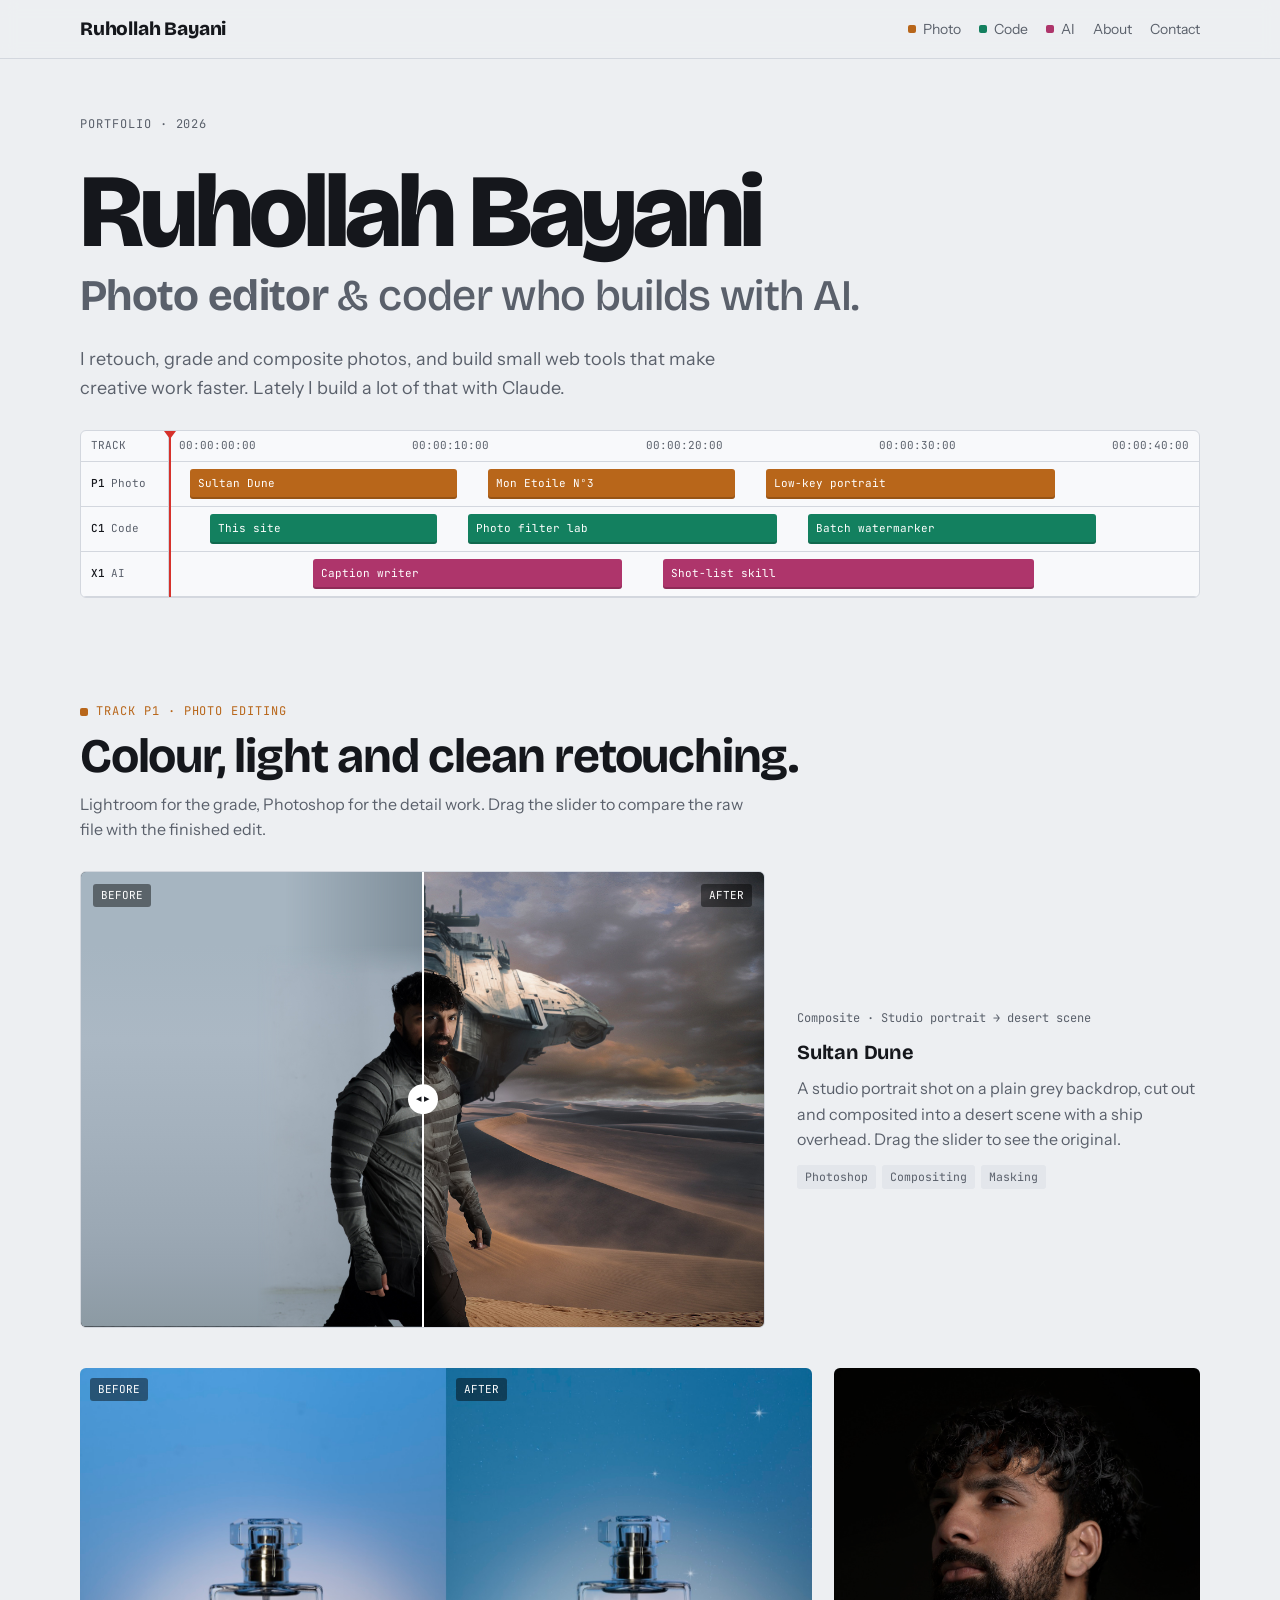
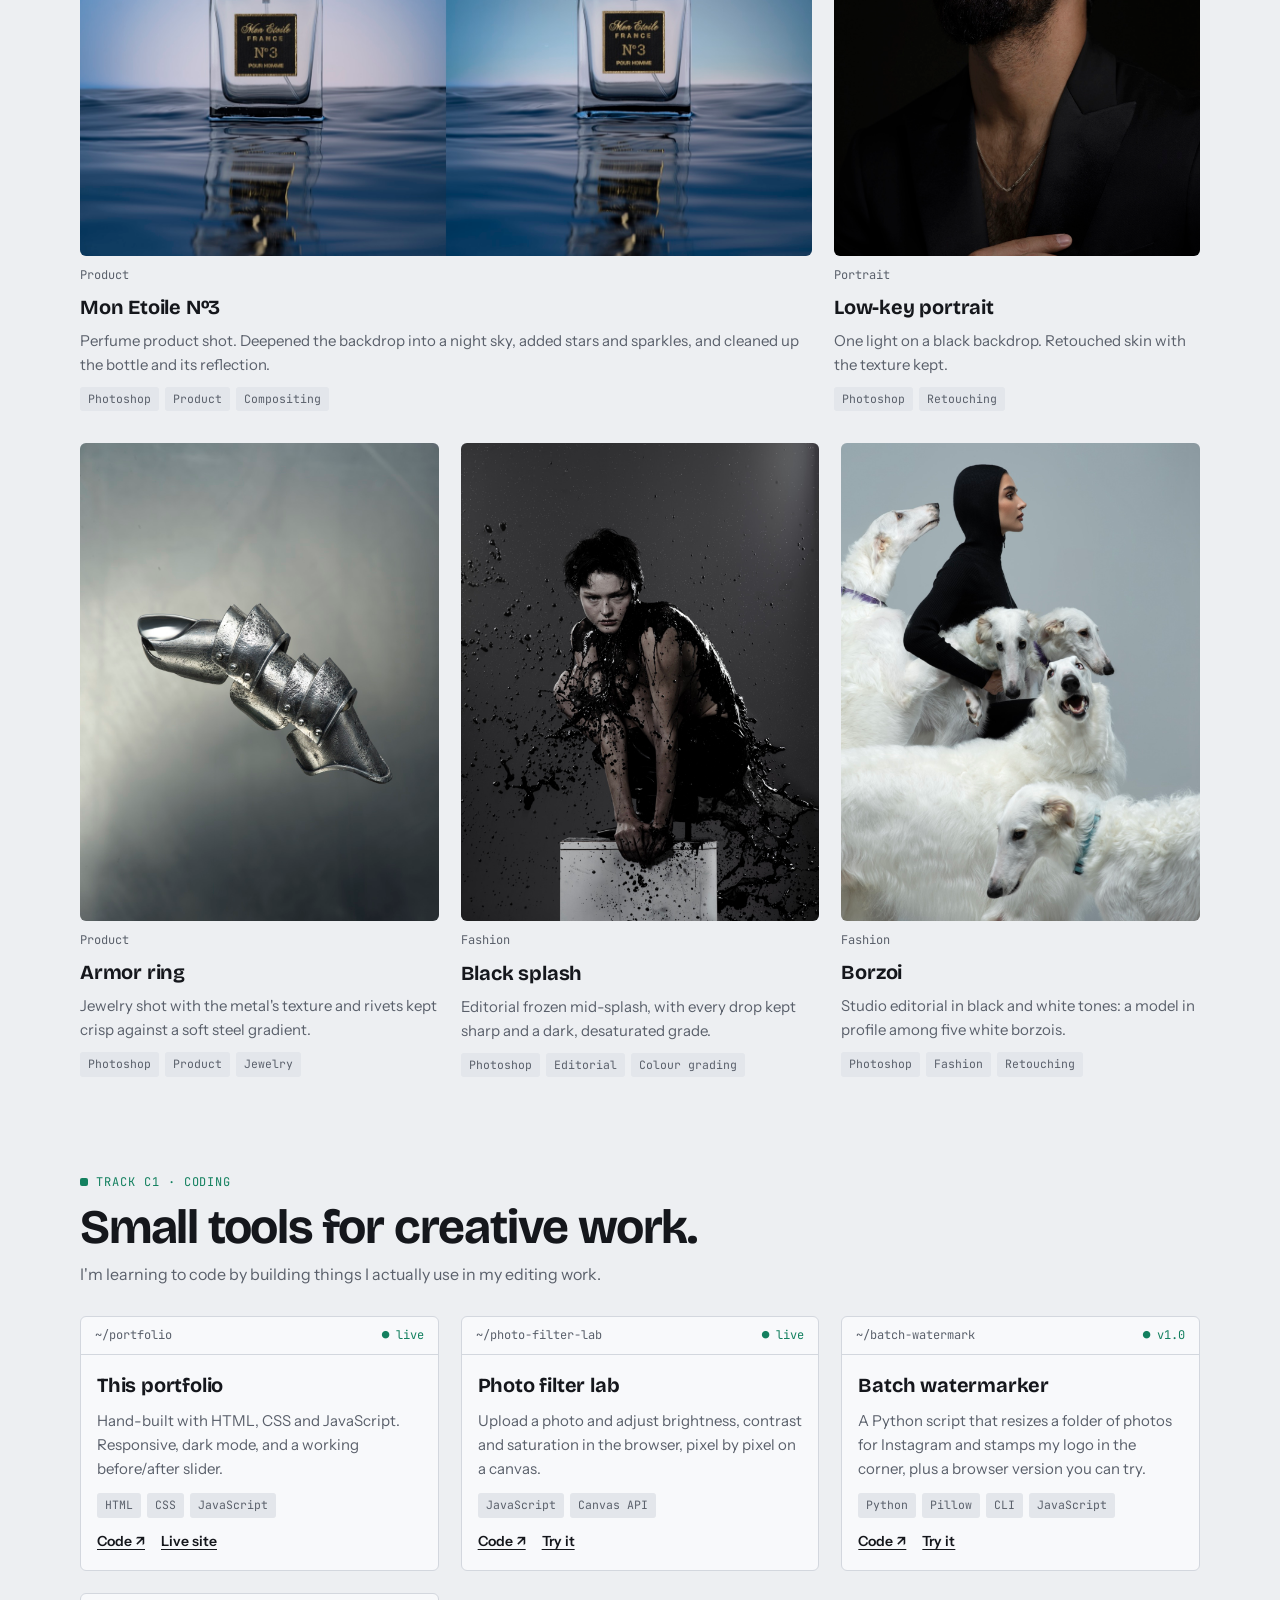
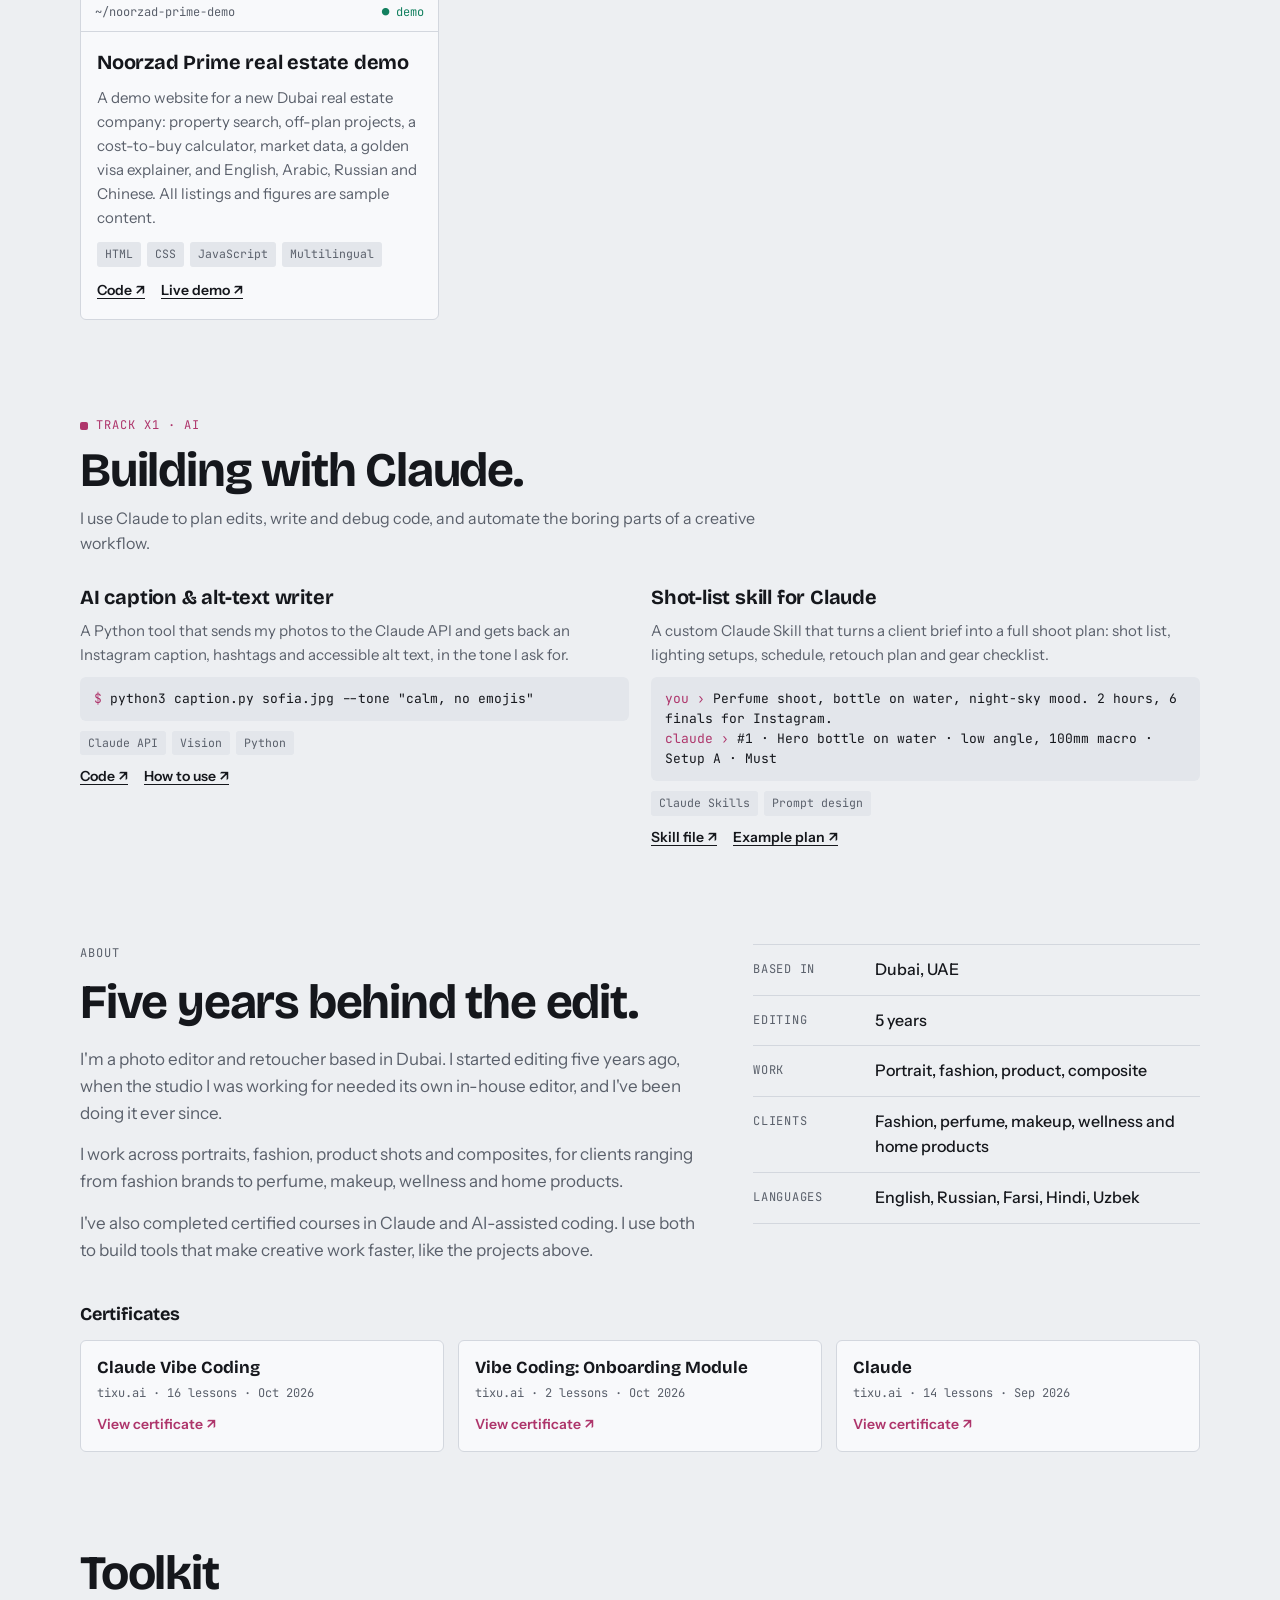
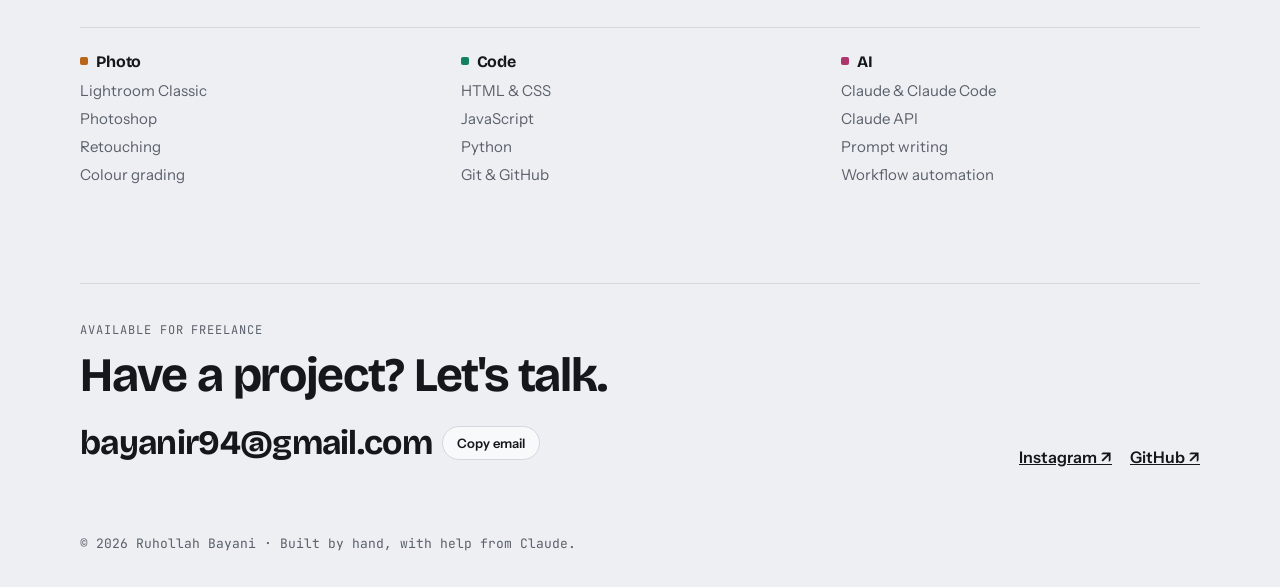
<file: index.html>
<!doctype html>
<html lang="en">
<head>
<meta charset="utf-8">
<meta name="viewport" content="width=device-width, initial-scale=1, viewport-fit=cover">
<title>Ruhollah Bayani · Portfolio</title>
<meta name="description" content="Photo editing, coding and AI work.">
<link rel="preconnect" href="https://fonts.googleapis.com">
<link rel="preconnect" href="https://fonts.gstatic.com" crossorigin>
<link rel="stylesheet" href="https://fonts.googleapis.com/css2?family=Bricolage+Grotesque:opsz,wght@12..96,500;12..96,700;12..96,800&family=Instrument+Sans:wght@400;500;600&family=JetBrains+Mono:wght@400;500&display=swap">
<link rel="stylesheet" href="style.css">
</head>
<body>

<header class="top">
  <div class="wrap">
    <a class="brand" href="#top">Ruhollah Bayani</a>
    <nav class="nav" aria-label="Sections">
      <a href="#photo"><span class="dot" style="background:var(--photo)"></span>Photo</a>
      <a href="#code"><span class="dot" style="background:var(--code)"></span>Code</a>
      <a href="#ai"><span class="dot" style="background:var(--ai)"></span>AI</a>
      <a href="#about">About</a>
      <a href="#contact">Contact</a>
    </nav>
  </div>
</header>

<main class="wrap" id="top">

  <div class="hero">
    <span class="eyebrow">Portfolio · 2026</span>
    <h1>Ruhollah Bayani
      <span class="role"><b>Photo editor</b> &amp; coder who builds with AI.</span>
    </h1>
    <p class="lede">I retouch, grade and composite photos, and build small web tools that make creative work faster. Lately I build a lot of that with Claude.</p>

    <div class="timeline-scroll" role="region" aria-label="Project timeline" tabindex="0">
      <div class="timeline">
        <div class="ruler">
          <div class="corner">TRACK</div>
          <div class="ticks"><span>00:00:00:00</span><span>00:00:10:00</span><span>00:00:20:00</span><span>00:00:30:00</span><span>00:00:40:00</span></div>
        </div>
        <div class="track">
          <div class="label"><strong>P1</strong> Photo</div>
          <div class="lane">
            <a class="clip" href="#photo" style="--c:var(--photo);left:2%;width:26%">Sultan Dune</a>
            <a class="clip" href="#photo" style="--c:var(--photo);left:31%;width:24%">Mon Etoile Nº3</a>
            <a class="clip" href="#photo" style="--c:var(--photo);left:58%;width:28%">Low-key portrait</a>
          </div>
        </div>
        <div class="track">
          <div class="label"><strong>C1</strong> Code</div>
          <div class="lane">
            <a class="clip" href="#code" style="--c:var(--code);left:4%;width:22%">This site</a>
            <a class="clip" href="#code" style="--c:var(--code);left:29%;width:30%">Photo filter lab</a>
            <a class="clip" href="#code" style="--c:var(--code);left:62%;width:28%">Batch watermarker</a>
          </div>
        </div>
        <div class="track">
          <div class="label"><strong>X1</strong> AI</div>
          <div class="lane">
            <a class="clip" href="#ai" style="--c:var(--ai);left:14%;width:30%">Caption writer</a>
            <a class="clip" href="#ai" style="--c:var(--ai);left:48%;width:36%">Shot-list skill</a>
          </div>
        </div>
        <div class="playhead" aria-hidden="true"></div>
      </div>
    </div>
  </div>

  <!-- PHOTO -->
  <section class="block" id="photo" style="--c:var(--photo)">
    <div class="block-head">
      <span class="tag"><span class="dot" style="background:var(--photo)"></span>Track P1 · Photo editing</span>
      <h2>Colour, light and clean retouching.</h2>
      <p>Lightroom for the grade, Photoshop for the detail work. Drag the slider to compare the raw file with the finished edit.</p>
    </div>

    <div class="ba-row">
      <div class="ba" id="ba" style="--split:50%">
        <img src="Image/after-web.jpg" alt="Finished composite: the subject walking across desert dunes with a huge ship hovering behind">
        <div class="before"><img src="Image/before.jpg" alt="The original studio shot against a plain grey backdrop, unedited RAW"></div>
        <span class="lbl l">BEFORE</span><span class="lbl r">AFTER</span>
        <div class="divider"></div>
        <input type="range" id="ba-range" min="0" max="100" value="50" aria-label="Compare before and after">
      </div>
      <div class="copy">
        <span class="meta">Composite · Studio portrait → desert scene</span>
        <h3>Sultan Dune</h3>
        <p>A studio portrait shot on a plain grey backdrop, cut out and composited into a desert scene with a ship overhead. Drag the slider to see the original.</p>
        <ul class="chips"><li>Photoshop</li><li>Compositing</li><li>Masking</li></ul>
      </div>
    </div>

    <div class="grid gallery">
      <article class="work">
        <div class="thumb photo landscape">
          <img src="Image/gallery-1.jpg" alt="Mon Etoile No 3 perfume bottle on rippling water: plain blue backdrop on the left, deep starry sky on the right" loading="lazy">
          <span class="lbl l">BEFORE</span><span class="lbl r">AFTER</span>
        </div>
        <span class="meta">Product</span>
        <h3>Mon Etoile Nº3</h3>
        <p>Perfume product shot. Deepened the backdrop into a night sky, added stars and sparkles, and cleaned up the bottle and its reflection.</p>
        <ul class="chips"><li>Photoshop</li><li>Product</li><li>Compositing</li></ul>
      </article>
      <article class="work">
        <div class="thumb photo portrait"><img src="Image/gallery-2.jpg" alt="Low-key studio portrait in a black suit, looking up and away from the camera" loading="lazy"></div>
        <span class="meta">Portrait</span>
        <h3>Low-key portrait</h3>
        <p>One light on a black backdrop. Retouched skin with the texture kept.</p>
        <ul class="chips"><li>Photoshop</li><li>Retouching</li></ul>
      </article>
    </div>
    <div class="grid gallery-row">
      <article class="work">
        <div class="thumb photo portrait"><img src="Image/gallery-3.jpg" alt="Hinged silver armor ring floating against a brushed steel-grey background" loading="lazy"></div>
        <span class="meta">Product</span>
        <h3>Armor ring</h3>
        <p>Jewelry shot with the metal's texture and rivets kept crisp against a soft steel gradient.</p>
        <ul class="chips"><li>Photoshop</li><li>Product</li><li>Jewelry</li></ul>
      </article>
      <article class="work">
        <div class="thumb photo portrait"><img src="Image/gallery-4.jpg" alt="Model crouched on a white box, splashed with black liquid frozen mid-air" loading="lazy"></div>
        <span class="meta">Fashion</span>
        <h3>Black splash</h3>
        <p>Editorial frozen mid-splash, with every drop kept sharp and a dark, desaturated grade.</p>
        <ul class="chips"><li>Photoshop</li><li>Editorial</li><li>Colour grading</li></ul>
      </article>
      <article class="work">
        <div class="thumb photo portrait"><img src="Image/gallery-5.jpg" alt="Model in a black hooded knit in profile, surrounded by white borzoi dogs on a grey backdrop" loading="lazy"></div>
        <span class="meta">Fashion</span>
        <h3>Borzoi</h3>
        <p>Studio editorial in black and white tones: a model in profile among five white borzois.</p>
        <ul class="chips"><li>Photoshop</li><li>Fashion</li><li>Retouching</li></ul>
      </article>
    </div>
  </section>

  <!-- CODE -->
  <section class="block" id="code" style="--c:var(--code)">
    <div class="block-head">
      <span class="tag"><span class="dot" style="background:var(--code)"></span>Track C1 · Coding</span>
      <h2>Small tools for creative work.</h2>
      <p>I'm learning to code by building things I actually use in my editing work.</p>
    </div>
    <div class="grid">
      <article class="repo">
        <div class="bar"><span>~/portfolio</span><span class="status">● live</span></div>
        <div class="body">
          <h3>This portfolio</h3>
          <p>Hand-built with HTML, CSS and JavaScript. Responsive, dark mode, and a working before/after slider.</p>
          <ul class="chips"><li>HTML</li><li>CSS</li><li>JavaScript</li></ul>
          <div class="links"><a href="https://github.com/RuhollahBayani/RuhollahBayani.github.io" target="_blank" rel="noopener">Code ↗</a><a href="https://ruhollahbayani.github.io/">Live site</a></div>
        </div>
      </article>
      <article class="repo">
        <div class="bar"><span>~/photo-filter-lab</span><span class="status">● live</span></div>
        <div class="body">
          <h3>Photo filter lab</h3>
          <p>Upload a photo and adjust brightness, contrast and saturation in the browser, pixel by pixel on a canvas.</p>
          <ul class="chips"><li>JavaScript</li><li>Canvas API</li></ul>
          <div class="links"><a href="https://github.com/RuhollahBayani/RuhollahBayani.github.io/tree/main/projects/photo-filter-lab" target="_blank" rel="noopener">Code ↗</a><a href="projects/photo-filter-lab/index.html">Try it</a></div>
        </div>
      </article>
      <article class="repo">
        <div class="bar"><span>~/batch-watermark</span><span class="status">● v1.0</span></div>
        <div class="body">
          <h3>Batch watermarker</h3>
          <p>A Python script that resizes a folder of photos for Instagram and stamps my logo in the corner, plus a browser version you can try.</p>
          <ul class="chips"><li>Python</li><li>Pillow</li><li>CLI</li><li>JavaScript</li></ul>
          <div class="links"><a href="https://github.com/RuhollahBayani/RuhollahBayani.github.io/tree/main/projects/batch-watermark" target="_blank" rel="noopener">Code ↗</a><a href="projects/batch-watermark/index.html">Try it</a></div>
        </div>
      </article>
      <article class="repo">
        <div class="bar"><span>~/noorzad-prime-demo</span><span class="status">● demo</span></div>
        <div class="body">
          <h3>Noorzad Prime real estate demo</h3>
          <p>A demo website for a new Dubai real estate company: property search, off-plan projects, a cost-to-buy calculator, market data, a golden visa explainer, and English, Arabic, Russian and Chinese. All listings and figures are sample content.</p>
          <ul class="chips"><li>HTML</li><li>CSS</li><li>JavaScript</li><li>Multilingual</li></ul>
          <div class="links"><a href="https://github.com/RuhollahBayani/noorzad-prime-demo" target="_blank" rel="noopener">Code ↗</a><a href="https://ruhollahbayani.github.io/noorzad-prime-demo/" target="_blank" rel="noopener">Live demo ↗</a></div>
        </div>
      </article>
    </div>
  </section>

  <!-- AI -->
  <section class="block" id="ai" style="--c:var(--ai)">
    <div class="block-head">
      <span class="tag"><span class="dot" style="background:var(--ai)"></span>Track X1 · AI</span>
      <h2>Building with Claude.</h2>
      <p>I use Claude to plan edits, write and debug code, and automate the boring parts of a creative workflow.</p>
    </div>
    <div class="ai-grid">
      <article class="work">
        <h3>AI caption &amp; alt-text writer</h3>
        <p>A Python tool that sends my photos to the Claude API and gets back an Instagram caption, hashtags and accessible alt text, in the tone I ask for.</p>
        <div class="prompt"><span class="who">$</span> python3 caption.py sofia.jpg --tone "calm, no emojis"</div>
        <ul class="chips"><li>Claude API</li><li>Vision</li><li>Python</li></ul>
        <div class="links"><a href="https://github.com/RuhollahBayani/RuhollahBayani.github.io/blob/main/projects/caption-writer/caption.py" target="_blank" rel="noopener">Code ↗</a><a href="https://github.com/RuhollahBayani/RuhollahBayani.github.io/tree/main/projects/caption-writer#readme" target="_blank" rel="noopener">How to use ↗</a></div>
      </article>
      <article class="work">
        <h3>Shot-list skill for Claude</h3>
        <p>A custom Claude Skill that turns a client brief into a full shoot plan: shot list, lighting setups, schedule, retouch plan and gear checklist.</p>
        <div class="prompt"><span class="who">you ›</span> Perfume shoot, bottle on water, night-sky mood. 2 hours, 6 finals for Instagram.
<span class="who">claude ›</span> #1 · Hero bottle on water · low angle, 100mm macro · Setup A · Must</div>
        <ul class="chips"><li>Claude Skills</li><li>Prompt design</li></ul>
        <div class="links"><a href="https://github.com/RuhollahBayani/RuhollahBayani.github.io/blob/main/projects/shot-list-skill/shot-list/SKILL.md" target="_blank" rel="noopener">Skill file ↗</a><a href="https://github.com/RuhollahBayani/RuhollahBayani.github.io/blob/main/projects/shot-list-skill/example.md" target="_blank" rel="noopener">Example plan ↗</a></div>
      </article>
    </div>
  </section>

  <!-- ABOUT -->
  <section class="block" id="about">
    <div class="about">
      <div class="about-text">
        <span class="eyebrow">About</span>
        <h2>Five years behind the edit.</h2>
        <p>I'm a photo editor and retoucher based in Dubai. I started editing five years ago, when the studio I was working for needed its own in-house editor, and I've been doing it ever since.</p>
        <p>I work across portraits, fashion, product shots and composites, for clients ranging from fashion brands to perfume, makeup, wellness and home products.</p>
        <p>I've also completed certified courses in Claude and AI-assisted coding. I use both to build tools that make creative work faster, like the projects above.</p>
      </div>
      <dl class="facts">
        <div><dt>Based in</dt><dd>Dubai, UAE</dd></div>
        <div><dt>Editing</dt><dd>5 years</dd></div>
        <div><dt>Work</dt><dd>Portrait, fashion, product, composite</dd></div>
        <div><dt>Clients</dt><dd>Fashion, perfume, makeup, wellness and home products</dd></div>
        <div><dt>Languages</dt><dd>English, Russian, Farsi, Hindi, Uzbek</dd></div>
      </dl>
    </div>

    <div class="certs">
      <h3>Certificates</h3>
      <ul>
        <li>
          <a href="certificates/tixu-claude-vibe-coding.pdf" target="_blank" rel="noopener">
            <span class="cert-name">Claude Vibe Coding</span>
            <span class="meta">tixu.ai · 16 lessons · Oct 2026</span>
            <span class="cert-view">View certificate ↗</span>
          </a>
        </li>
        <li>
          <a href="certificates/tixu-vibe-coding-onboarding.pdf" target="_blank" rel="noopener">
            <span class="cert-name">Vibe Coding: Onboarding Module</span>
            <span class="meta">tixu.ai · 2 lessons · Oct 2026</span>
            <span class="cert-view">View certificate ↗</span>
          </a>
        </li>
        <li>
          <a href="certificates/tixu-claude.pdf" target="_blank" rel="noopener">
            <span class="cert-name">Claude</span>
            <span class="meta">tixu.ai · 14 lessons · Sep 2026</span>
            <span class="cert-view">View certificate ↗</span>
          </a>
        </li>
      </ul>
    </div>
  </section>

  <!-- SKILLS -->
  <section class="block" id="skills">
    <div class="block-head">
      <h2>Toolkit</h2>
    </div>
    <div class="skills">
      <div><h3><span class="dot" style="background:var(--photo)"></span>Photo</h3><ul><li>Lightroom Classic</li><li>Photoshop</li><li>Retouching</li><li>Colour grading</li></ul></div>
      <div><h3><span class="dot" style="background:var(--code)"></span>Code</h3><ul><li>HTML &amp; CSS</li><li>JavaScript</li><li>Python</li><li>Git &amp; GitHub</li></ul></div>
      <div><h3><span class="dot" style="background:var(--ai)"></span>AI</h3><ul><li>Claude &amp; Claude Code</li><li>Claude API</li><li>Prompt writing</li><li>Workflow automation</li></ul></div>
    </div>
  </section>

  <!-- CONTACT -->
  <section class="block" id="contact">
    <div class="contact">
      <div>
        <span class="eyebrow">Available for freelance</span>
        <h2 style="margin-block:8px 16px">Have a project? Let's talk.</h2>
        <div class="email-row">
          <span class="email" id="email">bayanir94@gmail.com</span>
          <button class="copy" id="copy" type="button">Copy email</button>
        </div>
      </div>
      <div class="socials">
        <a href="https://www.instagram.com/rbayani/" target="_blank" rel="noopener">Instagram ↗</a><a href="https://github.com/RuhollahBayani" target="_blank" rel="noopener">GitHub ↗</a>
      </div>
    </div>
  </section>

  <footer>© <span id="year">2026</span> Ruhollah Bayani · Built by hand, with help from Claude.</footer>
</main>

<script src="script.js"></script>

</body>
</html>
</file>
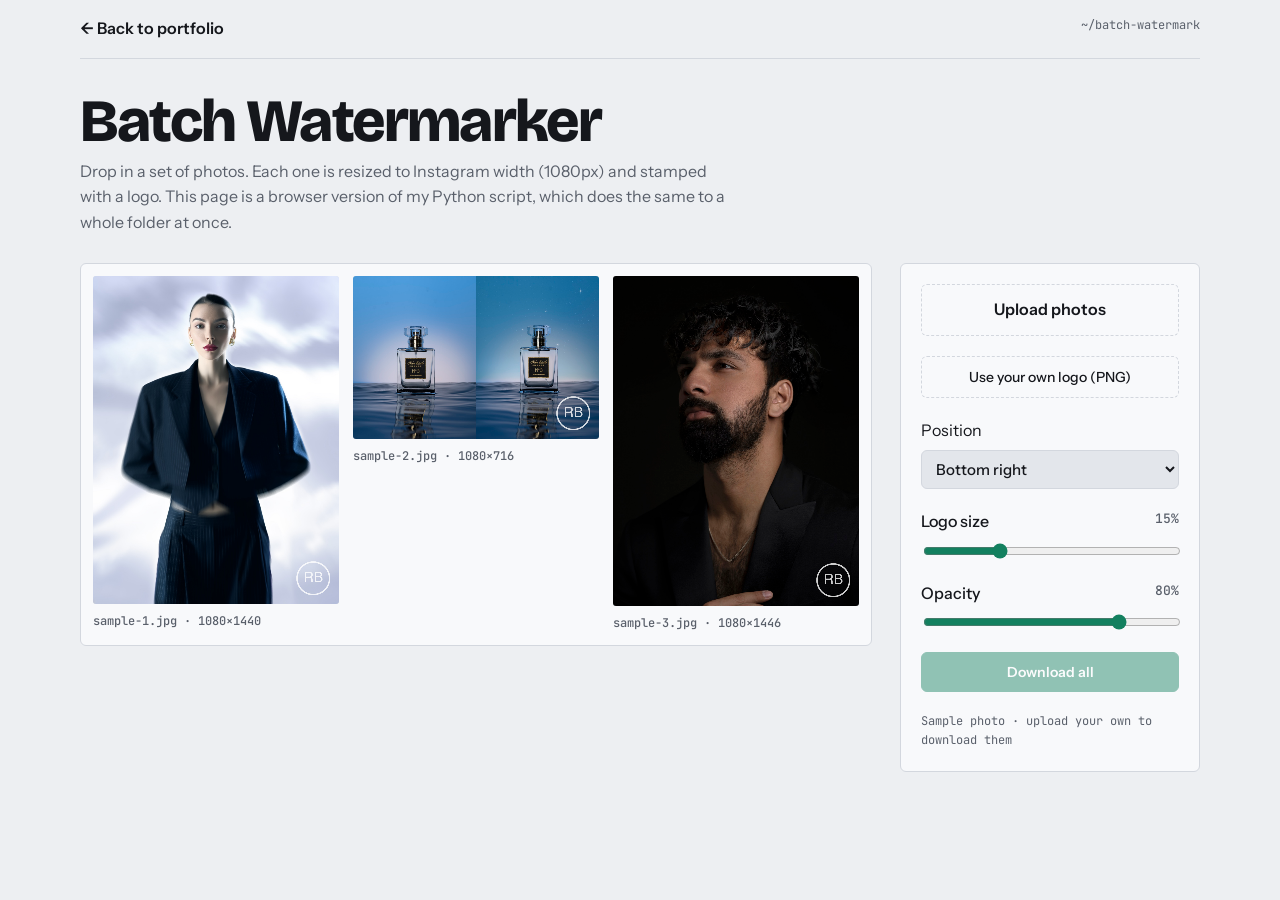
<file: projects/batch-watermark/index.html>
<!doctype html>
<html lang="en">
<head>
<meta charset="utf-8">
<meta name="viewport" content="width=device-width, initial-scale=1">
<title>Batch Watermarker · Ruhollah Bayani</title>
<link rel="preconnect" href="https://fonts.googleapis.com">
<link rel="preconnect" href="https://fonts.gstatic.com" crossorigin>
<link rel="stylesheet" href="https://fonts.googleapis.com/css2?family=Bricolage+Grotesque:opsz,wght@12..96,700;12..96,800&family=Instrument+Sans:wght@400;500;600&family=JetBrains+Mono:wght@400;500&display=swap">
<!-- Shares the Filter Lab's look, plus a few styles of its own -->
<link rel="stylesheet" href="../photo-filter-lab/style.css">
<link rel="stylesheet" href="style.css">
</head>
<body>

<header class="top">
  <a class="back" href="../../index.html#code">← Back to portfolio</a>
  <span class="meta">~/batch-watermark</span>
</header>

<main>
  <div class="intro">
    <h1>Batch Watermarker</h1>
    <p>Drop in a set of photos. Each one is resized to Instagram width (1080px) and stamped with a logo. This page is a browser version of my Python script, which does the same to a whole folder at once.</p>
  </div>

  <div class="lab">
    <div class="stage results" id="stage">
      <div class="grid" id="grid"></div>
      <p class="drop-hint">Drop photos here</p>
    </div>

    <aside class="panel">
      <label class="upload">
        <input type="file" id="photos" accept="image/*" multiple>
        <span>Upload photos</span>
      </label>
      <label class="upload small">
        <input type="file" id="logo-file" accept="image/png,image/webp,image/svg+xml,image/*">
        <span>Use your own logo (PNG)</span>
      </label>

      <div class="control">
        <label for="position">Position</label>
        <select id="position">
          <option value="bottom-right">Bottom right</option>
          <option value="bottom-left">Bottom left</option>
          <option value="top-right">Top right</option>
          <option value="top-left">Top left</option>
        </select>
      </div>
      <div class="control">
        <div class="row"><label for="logo-size">Logo size</label><output id="logo-size-val">15%</output></div>
        <input type="range" id="logo-size" min="5" max="40" value="15">
      </div>
      <div class="control">
        <div class="row"><label for="opacity">Opacity</label><output id="opacity-val">80%</output></div>
        <input type="range" id="opacity" min="10" max="100" value="80">
      </div>

      <button type="button" id="download-all" class="primary">Download all</button>
      <p class="meta" id="info">Loading sample…</p>
    </aside>
  </div>
</main>

<script src="script.js"></script>
</body>
</html>
</file>
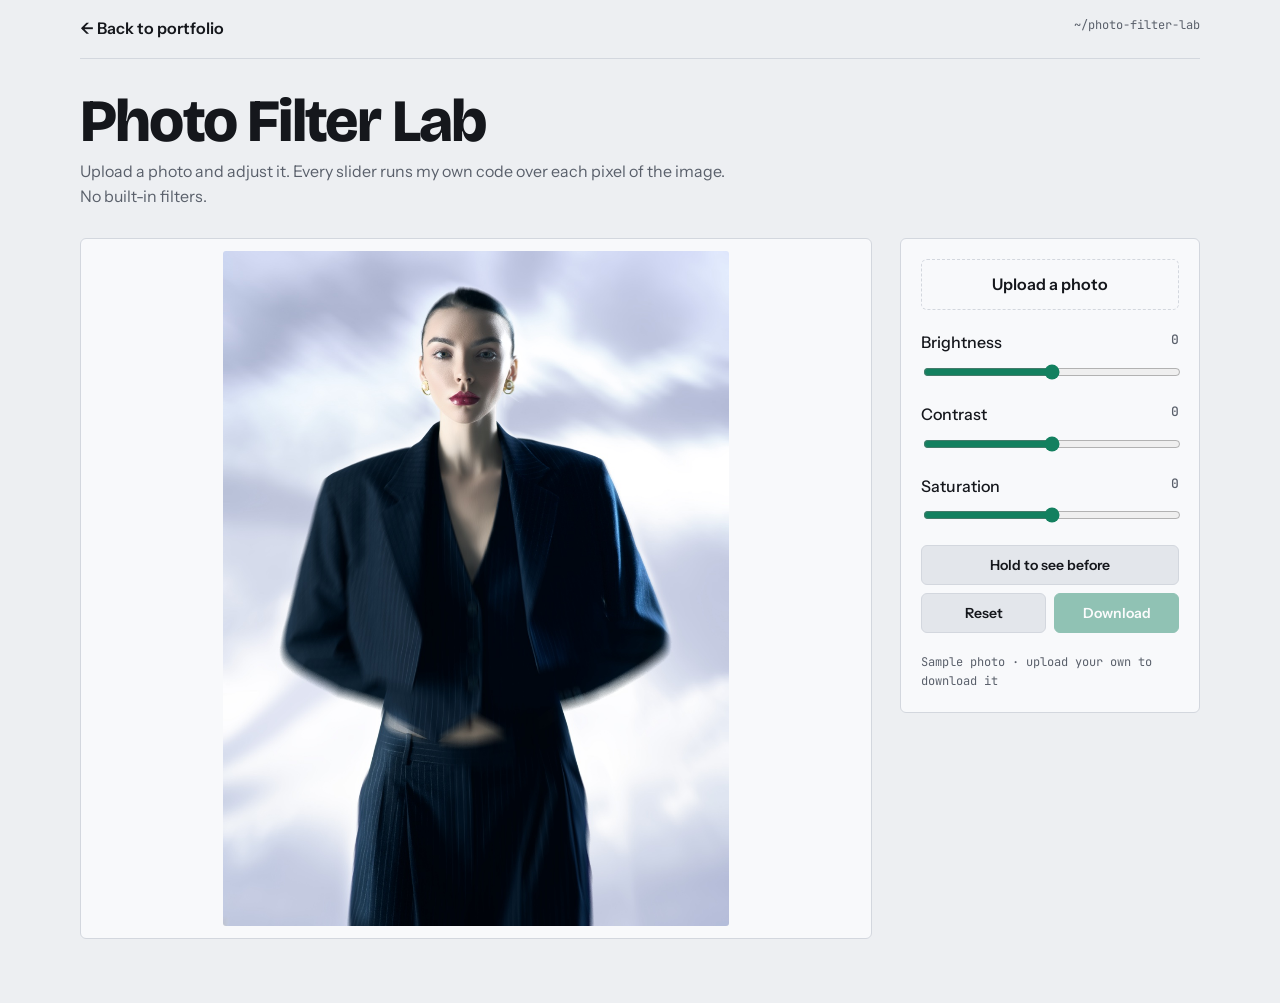
<file: projects/photo-filter-lab/index.html>
<!doctype html>
<html lang="en">
<head>
<meta charset="utf-8">
<meta name="viewport" content="width=device-width, initial-scale=1">
<title>Photo Filter Lab · Ruhollah Bayani</title>
<link rel="preconnect" href="https://fonts.googleapis.com">
<link rel="preconnect" href="https://fonts.gstatic.com" crossorigin>
<link rel="stylesheet" href="https://fonts.googleapis.com/css2?family=Bricolage+Grotesque:opsz,wght@12..96,700;12..96,800&family=Instrument+Sans:wght@400;500;600&family=JetBrains+Mono:wght@400;500&display=swap">
<link rel="stylesheet" href="style.css">
</head>
<body>

<header class="top">
  <a class="back" href="../../index.html#code">← Back to portfolio</a>
  <span class="meta">~/photo-filter-lab</span>
</header>

<main>
  <div class="intro">
    <h1>Photo Filter Lab</h1>
    <p>Upload a photo and adjust it. Every slider runs my own code over each pixel of the image. No built-in filters.</p>
  </div>

  <div class="lab">
    <!-- The photo is drawn onto this canvas. JavaScript reads and rewrites its pixels. -->
    <div class="stage" id="stage">
      <canvas id="canvas" aria-label="Edited photo"></canvas>
      <span class="badge" id="badge" hidden>BEFORE</span>
      <p class="drop-hint">Drop a photo here</p>
    </div>

    <aside class="panel">
      <label class="upload">
        <input type="file" id="file" accept="image/*">
        <span>Upload a photo</span>
      </label>

      <div class="control">
        <div class="row"><label for="brightness">Brightness</label><output id="brightness-val">0</output></div>
        <input type="range" id="brightness" min="-100" max="100" value="0">
      </div>
      <div class="control">
        <div class="row"><label for="contrast">Contrast</label><output id="contrast-val">0</output></div>
        <input type="range" id="contrast" min="-100" max="100" value="0">
      </div>
      <div class="control">
        <div class="row"><label for="saturation">Saturation</label><output id="saturation-val">0</output></div>
        <input type="range" id="saturation" min="-100" max="100" value="0">
      </div>

      <div class="buttons">
        <button type="button" id="compare">Hold to see before</button>
        <button type="button" id="reset">Reset</button>
        <button type="button" id="download" class="primary">Download</button>
      </div>

      <p class="meta" id="info">Loading sample photo…</p>
    </aside>
  </div>
</main>

<script src="script.js"></script>
</body>
</html>
</file>
<file: style.css>
:root {
  --bg: #EDEFF2;
  --surface: #F8F9FB;
  --surface-2: #E3E6EB;
  --ink: #15171C;
  --muted: #5A606B;
  --line: #D3D7DE;
  --photo: #B8661A;
  --video: #4B4BC8;
  --code: #13805F;
  --ai: #AE356B;
  --playhead: #D6312B;
  --display: "Bricolage Grotesque", "Helvetica Neue", Arial, sans-serif;
  --body: "Instrument Sans", "Helvetica Neue", Arial, sans-serif;
  --mono: "JetBrains Mono", ui-monospace, Menlo, Consolas, monospace;
  --radius: 6px;
}
@media (prefers-color-scheme: dark) {
  :root:not([data-theme="light"]) {
    color-scheme: dark;
    --bg: #0F1115;
    --surface: #171A20;
    --surface-2: #1F232B;
    --ink: #E8EAEE;
    --muted: #979EAA;
    --line: #2B303A;
    --photo: #E4984C;
    --video: #8C8CF2;
    --code: #3DC39A;
    --ai: #E46CA2;
    --playhead: #FF5A4F;
  }
}
:root[data-theme="dark"] {
  color-scheme: dark;
  --bg: #0F1115;
  --surface: #171A20;
  --surface-2: #1F232B;
  --ink: #E8EAEE;
  --muted: #979EAA;
  --line: #2B303A;
  --photo: #E4984C;
  --video: #8C8CF2;
  --code: #3DC39A;
  --ai: #E46CA2;
  --playhead: #FF5A4F;
}

* { box-sizing: border-box; }
html { scroll-behavior: smooth; }
body {
  margin: 0;
  background: var(--bg);
  color: var(--ink);
  font-family: var(--body);
  font-size: 16px;
  line-height: 1.6;
  padding-inline: 20px;
}
a { color: inherit; }
a:focus-visible, button:focus-visible, input:focus-visible { outline: 2px solid var(--playhead); outline-offset: 3px; }
.wrap { max-width: 1120px; margin-inline: auto; }

/* Header */
.top {
  position: sticky; top: env(safe-area-inset-top, 0px); z-index: 10;
  background: color-mix(in srgb, var(--bg) 88%, transparent);
  backdrop-filter: blur(8px);
  border-bottom: 1px solid var(--line);
  margin-inline: -20px; padding-inline: 20px;
}
.top .wrap { display: flex; align-items: center; justify-content: space-between; gap: 16px; padding-block: 14px; flex-wrap: wrap; }
.brand { font-family: var(--display); font-weight: 800; font-size: 19px; text-decoration: none; letter-spacing: -0.01em; }
.nav { display: flex; gap: 18px; flex-wrap: wrap; font-size: 14px; }
.nav a { text-decoration: none; color: var(--muted); display: inline-flex; align-items: center; gap: 7px; }
.nav a:hover { color: var(--ink); }
.dot { width: 8px; height: 8px; border-radius: 2px; display: inline-block; }

/* Hero */
.hero { padding-block: 56px 32px; display: grid; gap: 28px; }
.eyebrow { font-family: var(--mono); font-size: 12px; letter-spacing: 0.08em; text-transform: uppercase; color: var(--muted); }
h1 {
  font-family: var(--display); font-weight: 800;
  font-size: clamp(44px, 9vw, 104px); line-height: 0.95; letter-spacing: -0.035em;
  margin: 0; text-wrap: balance;
}
h1 .role { display: block; font-weight: 500; font-size: 0.42em; letter-spacing: -0.015em; margin-top: 14px; color: var(--muted); }
h1 .role b { font-weight: 700; }
.lede { max-width: 58ch; font-size: 18px; color: var(--muted); margin: 0; }

/* Timeline */
.timeline-scroll { overflow-x: auto; border: 1px solid var(--line); border-radius: var(--radius); background: var(--surface); }
.timeline { min-width: 680px; position: relative; font-family: var(--mono); font-size: 11px; }
.ruler { display: grid; grid-template-columns: 88px 1fr; border-bottom: 1px solid var(--line); }
.ruler .ticks { display: flex; justify-content: space-between; padding: 6px 10px; color: var(--muted); font-variant-numeric: tabular-nums; }
.ruler .corner { border-right: 1px solid var(--line); padding: 6px 10px; color: var(--muted); }
.track { display: grid; grid-template-columns: 88px 1fr; border-bottom: 1px solid var(--line); }
.track:last-child { border-bottom: 0; }
.track .label { border-right: 1px solid var(--line); padding: 10px; color: var(--muted); display: flex; gap: 6px; align-items: center; }
.track .label strong { color: var(--ink); font-weight: 500; }
.lane { position: relative; height: 44px; }
.clip {
  position: absolute; top: 7px; bottom: 7px;
  border-radius: 3px; padding: 0 8px;
  display: flex; align-items: center;
  text-decoration: none; color: #fff; white-space: nowrap; overflow: hidden; text-overflow: ellipsis;
  background: var(--c);
  box-shadow: inset 0 -2px 0 rgba(0,0,0,0.18);
  transition: filter .15s, transform .15s;
}
.clip:hover { filter: brightness(1.1); transform: translateY(-1px); }
.playhead { position: absolute; top: 0; bottom: 0; left: 88px; width: 2px; background: var(--playhead); pointer-events: none; animation: play 14s linear infinite; }
.playhead::before { content: ""; position: absolute; top: 0; left: -5px; border: 6px solid transparent; border-top: 8px solid var(--playhead); }
@keyframes play { from { left: 88px; } to { left: calc(100% - 2px); } }
@media (prefers-reduced-motion: reduce) { .playhead { animation: none; left: 40%; } html { scroll-behavior: auto; } }

/* Sections */
section.block { padding-block: 72px 24px; scroll-margin-top: 70px; }
.block-head { display: grid; gap: 10px; margin-bottom: 28px; }
.block-head .tag { font-family: var(--mono); font-size: 12px; letter-spacing: 0.08em; text-transform: uppercase; color: var(--c); display: flex; gap: 8px; align-items: center; }
h2 { font-family: var(--display); font-weight: 700; font-size: clamp(30px, 5vw, 48px); line-height: 1.05; letter-spacing: -0.025em; margin: 0; text-wrap: balance; }
.block-head p { margin: 0; color: var(--muted); max-width: 62ch; }
h3 { font-family: var(--display); font-weight: 700; font-size: 20px; letter-spacing: -0.01em; margin: 0; line-height: 1.2; }
.chips { display: flex; flex-wrap: wrap; gap: 6px; list-style: none; padding: 0; margin: 0; }
.chips li { font-family: var(--mono); font-size: 11.5px; padding: 3px 8px; border-radius: 3px; background: var(--surface-2); color: var(--muted); }
.meta { font-family: var(--mono); font-size: 12px; color: var(--muted); }

/* Photo scenes (placeholders for your own images) */
.scene { position: absolute; inset: 0; overflow: hidden; background: var(--sky, linear-gradient(180deg, #F3B27A 0%, #E7797A 45%, #6E5A9C 100%)); }
.scene .sun { position: absolute; width: 22%; aspect-ratio: 1; border-radius: 50%; left: 58%; top: 26%; background: radial-gradient(circle, #FFF1C9 0%, #FFD27A 60%, transparent 70%); }
.scene .m1, .scene .m2, .scene .m3 { position: absolute; left: 0; right: 0; bottom: 0; }
.scene .m1 { height: 58%; background: #4E4A7A; clip-path: polygon(0 60%, 18% 30%, 34% 55%, 52% 18%, 70% 50%, 86% 28%, 100% 48%, 100% 100%, 0 100%); }
.scene .m2 { height: 42%; background: #2F3158; clip-path: polygon(0 40%, 22% 70%, 40% 35%, 62% 65%, 80% 30%, 100% 60%, 100% 100%, 0 100%); }
.scene .m3 { height: 20%; background: #1A1B33; clip-path: polygon(0 40%, 30% 20%, 55% 55%, 100% 25%, 100% 100%, 0 100%); }

.ba { position: relative; aspect-ratio: 3 / 2; width: 100%; max-width: 100%; border-radius: var(--radius); overflow: hidden; border: 1px solid var(--line); background: var(--surface-2); }
.ba > img { position: absolute; inset: 0; width: 100%; height: 100%; object-fit: cover; }
/* The before shot is portrait, so it sits on a matching studio-grey backdrop,
   sized and placed so the subject lines up with the after image. */
.ba .before { position: absolute; inset: 0; clip-path: inset(0 calc(100% - var(--split, 50%)) 0 0);
  /* Colours sampled from the left edge of before.jpg */
  background: linear-gradient(180deg, #A6B5C1 0 16%, #ABB8C4 37%, #A4B1BD 58%, #9BA8B4 79%, #96A3AF 87%, #8C9AA3 100%); }
.ba .before::before { content: ""; position: absolute; inset: 0;
  /* Colours sampled from the right edge of before.jpg */
  background: linear-gradient(180deg, #5E6E7A 0 16%, #677783 37%, #677682 58%, #5E6D78 79%, #586671 87%, #627079 100%);
  -webkit-mask-image: linear-gradient(90deg, transparent 30%, #000 66%);
          mask-image: linear-gradient(90deg, transparent 30%, #000 66%); }
.ba .before img { position: absolute; bottom: 0; left: 25.7%; height: 84%; width: auto; max-width: none;
  /* Feather the photo's edges so it blends into the backdrop */
  -webkit-mask-image: linear-gradient(90deg, transparent, #000 8%, #000 92%, transparent), linear-gradient(180deg, transparent, #000 8%);
  -webkit-mask-composite: source-in;
          mask-image: linear-gradient(90deg, transparent, #000 8%, #000 92%, transparent), linear-gradient(180deg, transparent, #000 8%);
          mask-composite: intersect; }
.ba .divider { position: absolute; top: 0; bottom: 0; left: var(--split, 50%); width: 2px; background: #fff; transform: translateX(-1px); pointer-events: none; }
.ba .divider::after { content: "◂ ▸"; position: absolute; top: 50%; left: 50%; transform: translate(-50%, -50%); background: #fff; color: #15171C; font-size: 11px; padding: 6px 8px; border-radius: 999px; white-space: nowrap; }
.ba .lbl { position: absolute; top: 12px; font-family: var(--mono); font-size: 11px; color: #fff; background: rgba(0,0,0,0.45); padding: 3px 8px; border-radius: 3px; }
.ba .lbl.l { left: 12px; } .ba .lbl.r { right: 12px; }
.ba input[type=range] { position: absolute; inset: 0; width: 100%; height: 100%; opacity: 0; cursor: ew-resize; margin: 0; }
.ba-row { display: grid; grid-template-columns: 1.7fr 1fr; gap: 32px; align-items: center; margin-bottom: 40px; }
.ba-row .copy { display: grid; gap: 12px; }
.ba-row .copy p { margin: 0; color: var(--muted); }

.grid { display: grid; gap: 22px; grid-template-columns: repeat(3, 1fr); }
.grid.two { grid-template-columns: repeat(2, 1fr); }
.work { display: grid; gap: 10px; align-content: start; }
.thumb { position: relative; aspect-ratio: 4 / 3; max-width: 100%; border-radius: var(--radius); overflow: hidden; background: var(--surface-2); }
.thumb.wide { aspect-ratio: 16 / 9; }
/* Real photos: a wide product shot beside a tall portrait, both the same height */
.grid.gallery { grid-template-columns: 2fr 1fr; }
.thumb.photo img { position: absolute; inset: 0; width: 100%; height: 100%; object-fit: cover; }
.thumb.landscape { aspect-ratio: 3 / 2; }
.grid.gallery-row { margin-top: 32px; }
.thumb.portrait { aspect-ratio: 3 / 4; }
.thumb .lbl { position: absolute; top: 10px; font-family: var(--mono); font-size: 11px; color: #fff; background: rgba(0,0,0,0.45); padding: 3px 8px; border-radius: 3px; }
.thumb .lbl.l { left: 10px; } .thumb .lbl.r { left: calc(50% + 10px); }
.work p { margin: 0; color: var(--muted); font-size: 15px; }

/* Code */
.repo { border: 1px solid var(--line); border-radius: var(--radius); background: var(--surface); overflow: hidden; display: grid; align-content: start; }
.repo .bar { font-family: var(--mono); font-size: 12px; color: var(--muted); padding: 9px 14px; border-bottom: 1px solid var(--line); display: flex; justify-content: space-between; gap: 10px; }
.repo .bar .status { color: var(--code); }
.repo .body { padding: 18px 16px; display: grid; gap: 12px; }
.repo .body p { margin: 0; color: var(--muted); font-size: 15px; }
.links { display: flex; gap: 16px; font-size: 14px; font-weight: 600; }
.links a { text-decoration-thickness: 1px; text-underline-offset: 3px; }

/* AI */
.ai-grid { display: grid; grid-template-columns: repeat(2, 1fr); gap: 22px; }
.prompt { font-family: var(--mono); font-size: 13px; background: var(--surface-2); border-radius: var(--radius); padding: 12px 14px; color: var(--ink); white-space: pre-wrap; overflow-x: auto; line-height: 1.55; }
.prompt .who { color: var(--ai); }

/* About */
.about { display: grid; grid-template-columns: 1.4fr 1fr; gap: 48px; align-items: start; }
.about-text { display: grid; gap: 14px; }
.about-text h2 { margin-bottom: 4px; }
.about-text p { margin: 0; color: var(--muted); max-width: 60ch; font-size: 17px; }
.facts { margin: 0; display: grid; border-top: 1px solid var(--line); }
.facts div { display: grid; grid-template-columns: 110px 1fr; gap: 12px; padding-block: 12px; border-bottom: 1px solid var(--line); }
.facts dt { font-family: var(--mono); font-size: 12px; letter-spacing: 0.06em; text-transform: uppercase; color: var(--muted); padding-top: 3px; }
.facts dd { margin: 0; font-weight: 500; }

.certs { margin-top: 40px; display: grid; gap: 14px; }
.certs h3 { font-size: 18px; }
.certs ul { list-style: none; margin: 0; padding: 0; display: grid; grid-template-columns: repeat(3, 1fr); gap: 14px; }
.certs a {
  display: grid; gap: 6px; height: 100%; padding: 16px; text-decoration: none;
  border: 1px solid var(--line); border-radius: var(--radius); background: var(--surface);
}
.certs a:hover { border-color: var(--ink); }
.cert-name { font-family: var(--display); font-weight: 700; font-size: 17px; line-height: 1.25; }
.cert-view { font-size: 14px; font-weight: 600; color: var(--ai); margin-top: 4px; }

/* Skills + contact */
.skills { display: grid; grid-template-columns: repeat(3, 1fr); gap: 22px; border-top: 1px solid var(--line); padding-top: 24px; }
.skills h3 { font-size: 16px; display: flex; gap: 8px; align-items: center; margin-bottom: 8px; }
.skills ul { list-style: none; padding: 0; margin: 0; color: var(--muted); font-size: 15px; display: grid; gap: 4px; }
.contact { display: grid; grid-template-columns: 1.2fr 1fr; gap: 28px; align-items: end; border-top: 1px solid var(--line); padding-top: 32px; }
.email-row { display: flex; gap: 10px; flex-wrap: wrap; align-items: center; }
.email { font-family: var(--display); font-weight: 700; font-size: clamp(22px, 4vw, 34px); letter-spacing: -0.02em; user-select: all; overflow-wrap: anywhere; }
button.copy { font: 600 13px var(--body); padding: 8px 14px; border-radius: 999px; border: 1px solid var(--line); background: var(--surface); color: var(--ink); cursor: pointer; }
button.copy:hover { border-color: var(--ink); }
.socials { display: flex; gap: 18px; flex-wrap: wrap; justify-content: flex-end; font-weight: 600; }
footer { padding-block: 40px 32px; color: var(--muted); font-size: 13px; font-family: var(--mono); }

@media (max-width: 860px) {
  .grid, .grid.two, .ai-grid { grid-template-columns: 1fr 1fr; }
  .grid.gallery { grid-template-columns: 2fr 1fr; }
  .grid.gallery-row { grid-template-columns: repeat(3, 1fr); gap: 14px; }
  .ba-row, .contact, .about { grid-template-columns: 1fr; }
  .socials { justify-content: flex-start; }
}
@media (max-width: 560px) {
  body { padding-inline: 16px; }
  .top { margin-inline: -16px; padding-inline: 16px; }
  .grid, .grid.two, .grid.gallery, .grid.gallery-row, .ai-grid, .skills, .certs ul { grid-template-columns: 1fr; }
  .nav { gap: 12px; }
}
</file>
<file: projects/photo-filter-lab/style.css>
/* Same colours and fonts as the main portfolio */
:root {
  --bg: #EDEFF2;
  --surface: #F8F9FB;
  --surface-2: #E3E6EB;
  --ink: #15171C;
  --muted: #5A606B;
  --line: #D3D7DE;
  --accent: #13805F;
  --display: "Bricolage Grotesque", "Helvetica Neue", Arial, sans-serif;
  --body: "Instrument Sans", "Helvetica Neue", Arial, sans-serif;
  --mono: "JetBrains Mono", ui-monospace, Menlo, Consolas, monospace;
  --radius: 6px;
}
@media (prefers-color-scheme: dark) {
  :root {
    color-scheme: dark;
    --bg: #0F1115;
    --surface: #171A20;
    --surface-2: #1F232B;
    --ink: #E8EAEE;
    --muted: #979EAA;
    --line: #2B303A;
    --accent: #3DC39A;
  }
}

* { box-sizing: border-box; }
body {
  margin: 0;
  background: var(--bg);
  color: var(--ink);
  font-family: var(--body);
  font-size: 16px;
  line-height: 1.6;
  padding-inline: 20px;
}
main { max-width: 1120px; margin-inline: auto; padding-block: 32px 64px; }
button:focus-visible, input:focus-visible, a:focus-visible { outline: 2px solid var(--accent); outline-offset: 3px; }

.top {
  max-width: 1120px; margin-inline: auto; padding-block: 16px;
  display: flex; justify-content: space-between; gap: 16px; flex-wrap: wrap;
  border-bottom: 1px solid var(--line);
}
.back { color: var(--ink); font-weight: 600; text-decoration: none; }
.back:hover { text-decoration: underline; }
.meta { font-family: var(--mono); font-size: 12px; color: var(--muted); margin: 0; }

.intro { display: grid; gap: 8px; margin-bottom: 28px; }
h1 { font-family: var(--display); font-weight: 800; font-size: clamp(36px, 6vw, 60px); line-height: 1; letter-spacing: -0.03em; margin: 0; }
.intro p { margin: 0; color: var(--muted); max-width: 60ch; }

/* Layout: photo on the left, controls on the right */
.lab { display: grid; grid-template-columns: 1fr 300px; gap: 28px; align-items: start; }

.stage {
  position: relative; display: grid; place-items: center;
  min-height: 320px; padding: 12px;
  background: var(--surface); border: 1px solid var(--line); border-radius: var(--radius);
}
.stage.dragging { border: 2px dashed var(--accent); }
canvas { display: block; max-width: 100%; max-height: 75vh; height: auto; border-radius: 3px; }
.badge {
  position: absolute; top: 20px; left: 20px;
  font-family: var(--mono); font-size: 11px; color: #fff;
  background: rgba(0,0,0,0.55); padding: 3px 8px; border-radius: 3px;
}
.drop-hint {
  position: absolute; inset: 0; margin: 0; display: none; place-items: center;
  font-family: var(--mono); color: var(--accent); background: color-mix(in srgb, var(--surface) 85%, transparent);
}
.stage.dragging .drop-hint { display: grid; }

.panel {
  display: grid; gap: 20px; padding: 20px;
  background: var(--surface); border: 1px solid var(--line); border-radius: var(--radius);
}
.upload input { position: absolute; opacity: 0; width: 1px; height: 1px; }
.upload span {
  display: block; text-align: center; cursor: pointer; font-weight: 600;
  padding: 12px; border: 1px dashed var(--line); border-radius: var(--radius);
}
.upload span:hover, .upload input:focus-visible + span { border-color: var(--accent); color: var(--accent); }

.control { display: grid; gap: 6px; }
.row { display: flex; justify-content: space-between; font-weight: 500; }
output { font-family: var(--mono); font-size: 13px; color: var(--muted); font-variant-numeric: tabular-nums; }
input[type=range] { width: 100%; accent-color: var(--accent); }

.buttons { display: grid; grid-template-columns: 1fr 1fr; gap: 8px; }
.buttons #compare { grid-column: 1 / -1; }
button {
  font: 600 14px var(--body); padding: 10px 12px; cursor: pointer;
  border-radius: var(--radius); border: 1px solid var(--line);
  background: var(--surface-2); color: var(--ink);
}
button:hover { border-color: var(--ink); }
button.primary { background: var(--accent); border-color: var(--accent); color: #fff; }
button:disabled { opacity: 0.45; cursor: not-allowed; }
button:disabled:hover { border-color: var(--line); }
button.primary:disabled:hover { border-color: var(--accent); }

@media (max-width: 760px) {
  body { padding-inline: 16px; }
  .lab { grid-template-columns: 1fr; }
}
</file>
<file: projects/batch-watermark/style.css>
/* Extra styles for the watermarker. The base look comes from ../photo-filter-lab/style.css */

/* minmax(0, …) stops the full-size canvases from stretching their columns wider than the screen */
.lab { grid-template-columns: minmax(0, 1fr) 300px; }
.results { place-items: stretch; align-content: start; grid-template-columns: minmax(0, 1fr); }
.grid { display: grid; grid-template-columns: repeat(auto-fill, minmax(min(200px, 100%), 1fr)); gap: 14px; }

.result { display: grid; gap: 8px; align-content: start; min-width: 0; }
.result canvas { width: 100%; height: auto; max-height: none; background: var(--surface-2); }
.result .row { align-items: center; gap: 8px; }
.result .name { font-family: var(--mono); font-size: 12px; color: var(--muted); overflow: hidden; text-overflow: ellipsis; white-space: nowrap; }
.result button { padding: 6px 10px; font-size: 13px; }

.upload.small span { font-weight: 500; font-size: 14px; padding: 9px; }

@media (max-width: 760px) {
  .lab { grid-template-columns: minmax(0, 1fr); }
}

select {
  font: 500 15px var(--body); color: var(--ink); background: var(--surface-2);
  border: 1px solid var(--line); border-radius: var(--radius); padding: 8px 10px; width: 100%;
}
</file>
